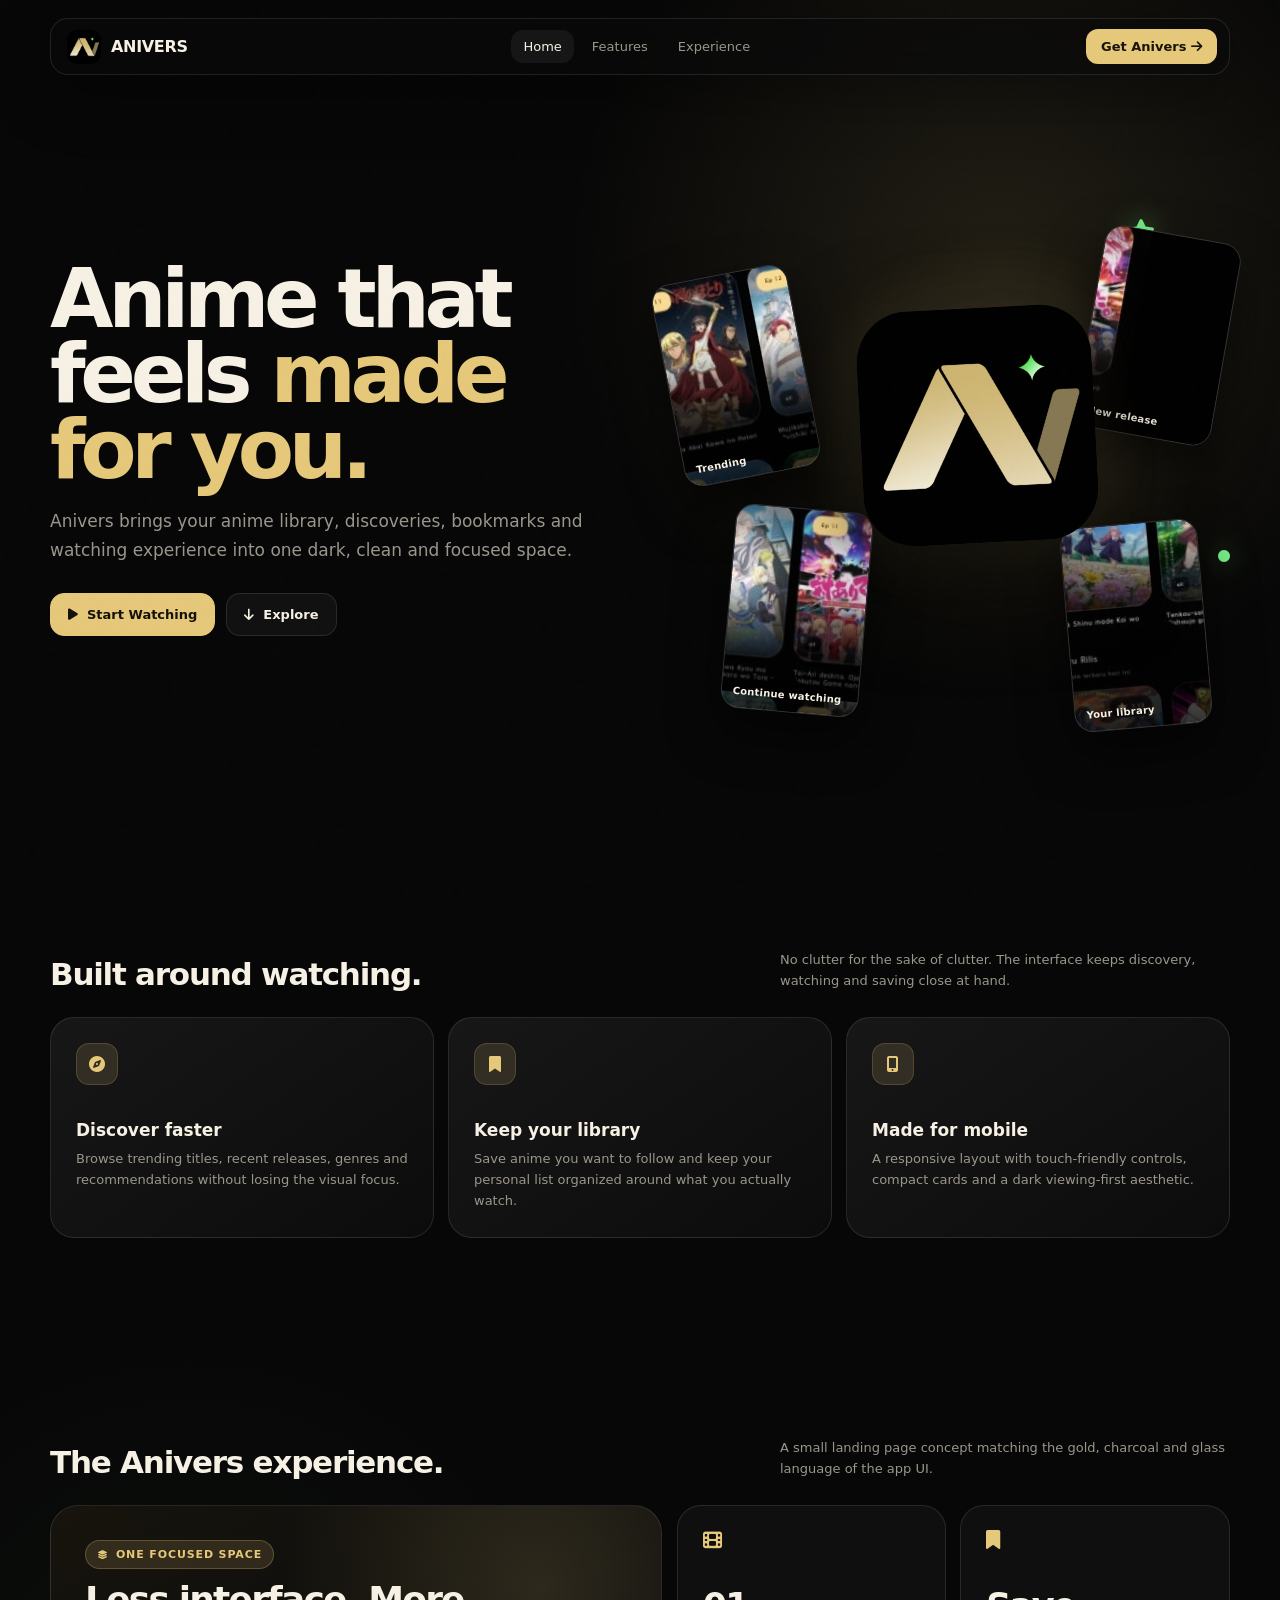
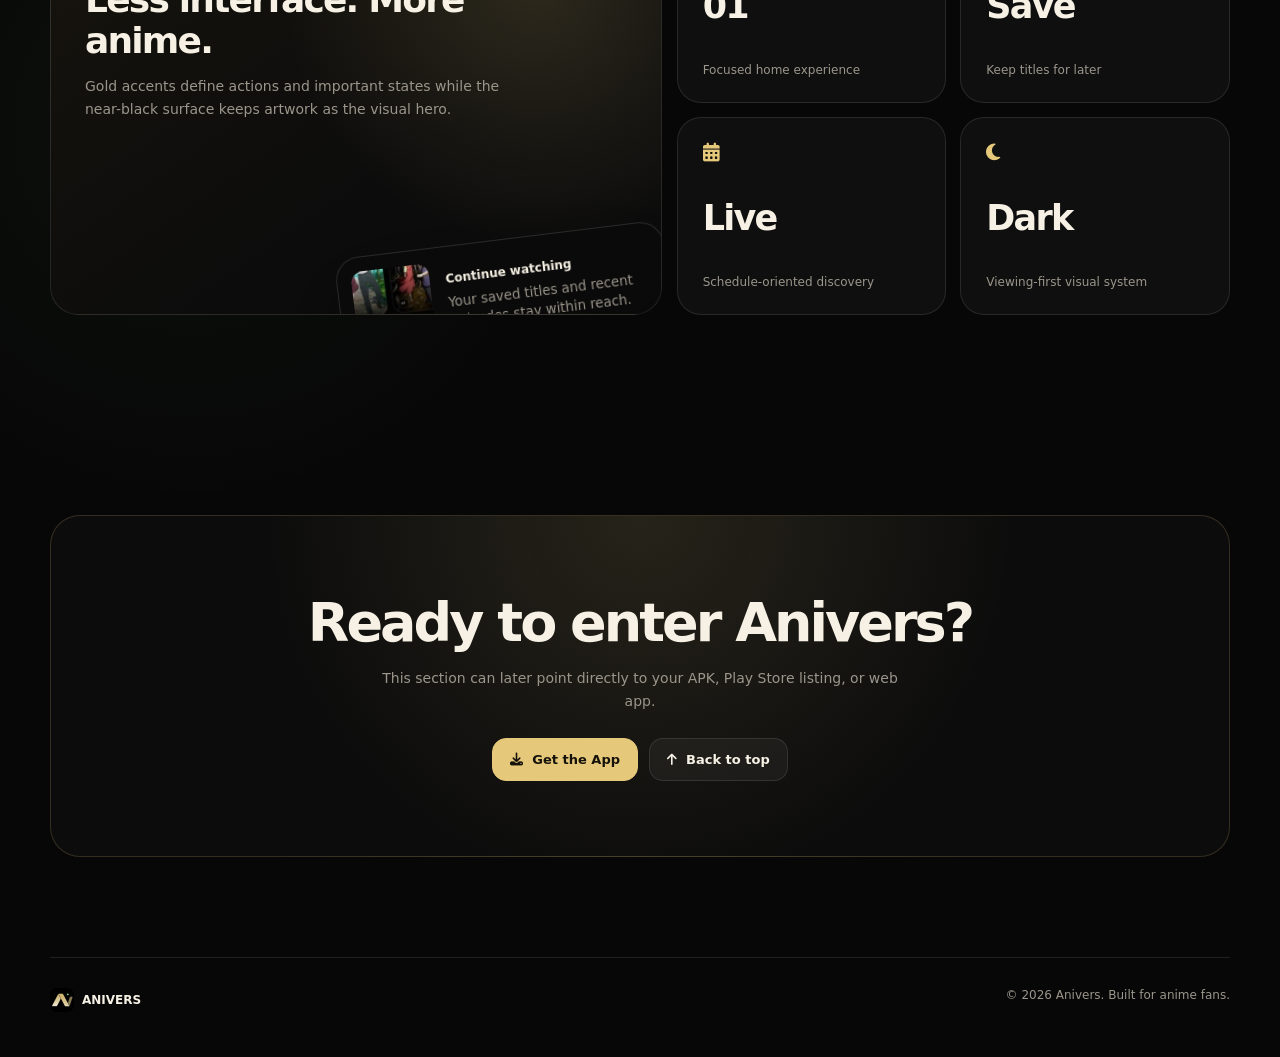
<file: index.html>
<!doctype html>
<html lang="id">
<head>
  <meta charset="utf-8">
  <meta name="viewport" content="width=device-width, initial-scale=1">
  <meta name="theme-color" content="#090909">
  <meta name="description" content="Anivers — anime streaming experience.">
  <title>Anivers — Watch Anime Your Way</title>
  <link rel="icon" href="assets/logo.jpg">

  <!-- Font Awesome: icons, no emoji -->
  <link rel="preconnect" href="https://cdnjs.cloudflare.com">
  <link rel="stylesheet"
        href="https://cdnjs.cloudflare.com/ajax/libs/font-awesome/6.7.2/css/all.min.css">

  <style>
    :root{
      --bg:#070707;
      --bg-soft:#0d0d0d;
      --panel:rgba(255,255,255,.055);
      --panel-strong:rgba(255,255,255,.085);
      --line:rgba(255,255,255,.10);
      --text:#f6f1e4;
      --muted:#9b968b;
      --gold:#e5c879;
      --gold-2:#cdae61;
      --gold-soft:rgba(229,200,121,.14);
      --green:#77f28a;
      --radius:24px;
      --max:1180px;
    }

    *{box-sizing:border-box}
    html{scroll-behavior:smooth}
    body{
      margin:0;
      color:var(--text);
      background:
        radial-gradient(circle at 78% 10%, rgba(229,200,121,.12), transparent 27rem),
        radial-gradient(circle at 15% 65%, rgba(119,242,138,.045), transparent 24rem),
        var(--bg);
      font-family:Inter,ui-sans-serif,system-ui,-apple-system,BlinkMacSystemFont,"Segoe UI",sans-serif;
      overflow-x:hidden;
    }
    a{color:inherit;text-decoration:none}
    img{display:block;max-width:100%}

    .noise{
      position:fixed;inset:0;pointer-events:none;opacity:.025;z-index:20;
      background-image:url("data:image/svg+xml,%3Csvg viewBox='0 0 180 180' xmlns='http://www.w3.org/2000/svg'%3E%3Cfilter id='n'%3E%3CfeTurbulence type='fractalNoise' baseFrequency='.8' numOctaves='4' stitchTiles='stitch'/%3E%3C/filter%3E%3Crect width='100%25' height='100%25' filter='url(%23n)' opacity='.45'/%3E%3C/svg%3E");
    }

    .nav{
      position:fixed;top:18px;left:50%;transform:translateX(-50%);
      width:min(calc(100% - 32px),var(--max));
      z-index:30;
      display:flex;align-items:center;justify-content:space-between;
      padding:10px 12px 10px 16px;
      border:1px solid var(--line);
      border-radius:18px;
      background:rgba(10,10,10,.72);
      backdrop-filter:blur(22px);
      box-shadow:0 18px 60px rgba(0,0,0,.35);
    }
    .brand{display:flex;align-items:center;gap:10px;font-weight:800;letter-spacing:-.02em}
    .brand img{width:34px;height:34px;object-fit:cover;border-radius:10px}
    .brand span{font-size:16px}
    .navlinks{display:flex;gap:6px}
    .navlinks a{
      padding:9px 12px;border-radius:12px;color:var(--muted);font-size:13px;
      transition:.2s;
    }
    .navlinks a:hover,.navlinks a.active{color:var(--text);background:rgba(255,255,255,.055)}
    .nav-cta{
      padding:10px 15px;border-radius:12px;background:var(--gold);color:#18140a;
      font-weight:800;font-size:13px;
    }

    main{position:relative}
    .hero{
      min-height:850px;
      width:min(calc(100% - 32px),var(--max));
      margin:auto;
      display:grid;grid-template-columns:1fr 1fr;align-items:center;
      gap:45px;padding-top:125px;
    }
    .eyebrow{
      display:inline-flex;align-items:center;gap:8px;
      padding:7px 11px;border:1px solid rgba(229,200,121,.25);
      border-radius:999px;background:var(--gold-soft);
      color:var(--gold);font-size:11px;font-weight:800;letter-spacing:.08em;
      text-transform:uppercase;
    }
    .eyebrow i{font-size:9px}
    h1{
      font-size:clamp(48px,7vw,82px);line-height:.92;letter-spacing:-.065em;
      margin:22px 0 20px;max-width:700px;
    }
    h1 em{font-style:normal;color:var(--gold)}
    .lead{
      color:var(--muted);font-size:17px;line-height:1.7;max-width:550px;
      margin:0 0 28px;
    }
    .actions{display:flex;gap:11px;flex-wrap:wrap}
    .btn{
      display:inline-flex;align-items:center;gap:9px;
      padding:13px 17px;border-radius:14px;border:1px solid var(--line);
      font-weight:800;font-size:13px;transition:.2s;
    }
    .btn.primary{background:var(--gold);color:#15120b;border-color:var(--gold)}
    .btn.secondary{background:rgba(255,255,255,.045)}
    .btn:hover{transform:translateY(-2px)}

    .hero-visual{position:relative;height:600px}
    .orb{
      position:absolute;width:420px;height:420px;border-radius:50%;
      right:20px;top:85px;
      background:radial-gradient(circle,rgba(229,200,121,.22),rgba(229,200,121,.035) 48%,transparent 70%);
      filter:blur(2px);
    }
    .visual-logo{
      position:absolute;width:235px;height:235px;object-fit:cover;
      right:135px;top:170px;border-radius:52px;
      box-shadow:0 35px 100px rgba(0,0,0,.65),0 0 70px rgba(229,200,121,.10);
      transform:rotate(-3deg);
      z-index:3;
    }
    .anime-card{
      position:absolute;width:138px;height:205px;border-radius:19px;overflow:hidden;
      border:1px solid rgba(255,255,255,.13);
      box-shadow:0 22px 50px rgba(0,0,0,.55);
      background:#151515;
      transition:.3s;
    }
    .anime-card img{width:100%;height:100%;object-fit:cover;filter:saturate(.9)}
    .anime-card:after{
      content:"";position:absolute;inset:0;
      background:linear-gradient(180deg,transparent 45%,rgba(0,0,0,.78));
    }
    .card-label{
      position:absolute;left:11px;bottom:11px;right:11px;z-index:2;
      font-size:10px;font-weight:800;letter-spacing:.02em;
    }
    .c1{left:4px;top:135px;transform:rotate(-11deg)}
    .c2{left:65px;bottom:25px;transform:rotate(5deg)}
    .c3{right:3px;top:95px;transform:rotate(10deg)}
    .c4{right:25px;bottom:10px;transform:rotate(-5deg)}
    .anime-card:hover{transform:translateY(-10px) rotate(0deg);z-index:5}

    .spark{
      position:absolute;color:var(--green);font-size:25px;filter:drop-shadow(0 0 14px rgba(119,242,138,.45))
    }
    .s1{right:75px;top:80px}.s2{left:120px;bottom:95px;font-size:14px}.s3{right:0;bottom:175px;font-size:12px}

    section{
      width:min(calc(100% - 32px),var(--max));margin:0 auto;padding:100px 0;
    }
    .section-head{
      display:flex;align-items:end;justify-content:space-between;gap:20px;margin-bottom:25px;
    }
    .section-head h2{margin:0;font-size:31px;letter-spacing:-.04em}
    .section-head p{margin:0;color:var(--muted);font-size:13px;max-width:450px;line-height:1.6}

    .features{
      display:grid;grid-template-columns:repeat(3,1fr);gap:14px;
    }
    .feature{
      padding:25px;border:1px solid var(--line);border-radius:var(--radius);
      background:linear-gradient(145deg,rgba(255,255,255,.065),rgba(255,255,255,.025));
    }
    .feature-icon{
      width:42px;height:42px;border-radius:13px;display:grid;place-items:center;
      color:var(--gold);background:var(--gold-soft);border:1px solid rgba(229,200,121,.18);
      margin-bottom:35px;
    }
    .feature h3{margin:0 0 8px;font-size:17px}
    .feature p{margin:0;color:var(--muted);font-size:13px;line-height:1.65}

    .showcase{
      display:grid;grid-template-columns:1.05fr .95fr;gap:15px;
    }
    .showcase-panel{
      min-height:410px;border:1px solid var(--line);border-radius:28px;
      overflow:hidden;position:relative;background:#101010;
    }
    .showcase-panel.big{
      padding:34px;
      background:
        radial-gradient(circle at 80% 20%,rgba(229,200,121,.15),transparent 16rem),
        linear-gradient(145deg,#17140d,#0c0c0c 60%);
    }
    .showcase-panel h3{font-size:36px;letter-spacing:-.05em;max-width:400px;margin:10px 0 12px}
    .showcase-panel p{color:var(--muted);max-width:420px;line-height:1.7;font-size:14px}
    .mini-ui{
      position:absolute;right:-10px;bottom:-70px;width:330px;padding:14px;
      border:1px solid rgba(255,255,255,.13);border-radius:24px;
      background:rgba(10,10,10,.86);backdrop-filter:blur(16px);
      transform:rotate(-7deg);box-shadow:0 35px 80px rgba(0,0,0,.55);
    }
    .mini-ui .row{display:flex;gap:9px}
    .mini-ui img{width:78px;height:115px;object-fit:cover;border-radius:12px}
    .mini-ui .copy{padding:7px}.copy b{font-size:12px}.copy small{display:block;color:var(--muted);margin-top:7px;line-height:1.4}
    .stack{
      display:grid;grid-template-columns:1fr 1fr;gap:14px;
    }
    .stat{
      border:1px solid var(--line);border-radius:24px;padding:25px;
      background:rgba(255,255,255,.035);display:flex;flex-direction:column;justify-content:space-between;
    }
    .stat i{font-size:19px;color:var(--gold)}
    .stat strong{font-size:35px;letter-spacing:-.05em}.stat span{color:var(--muted);font-size:12px}

    .cta{
      text-align:center;border:1px solid rgba(229,200,121,.18);border-radius:30px;
      padding:75px 25px;
      background:radial-gradient(circle at 50% 0,rgba(229,200,121,.12),transparent 55%),rgba(255,255,255,.025);
    }
    .cta h2{font-size:clamp(34px,5vw,54px);letter-spacing:-.055em;margin:0 0 13px}
    .cta p{color:var(--muted);margin:0 auto 25px;max-width:520px;line-height:1.65;font-size:14px}

    footer{
      width:min(calc(100% - 32px),var(--max));margin:auto;
      padding:30px 0 45px;border-top:1px solid var(--line);
      display:flex;justify-content:space-between;gap:20px;color:var(--muted);font-size:12px;
    }
    footer .footer-brand{display:flex;align-items:center;gap:8px;color:var(--text);font-weight:800}
    footer img{width:24px;height:24px;border-radius:7px;object-fit:cover}

    @media (max-width:850px){
      .navlinks{display:none}
      .hero{grid-template-columns:1fr;min-height:auto;padding-top:145px;padding-bottom:30px}
      .hero-visual{height:480px;margin-top:-25px}
      .visual-logo{width:180px;height:180px;right:calc(50% - 90px);top:135px}
      .orb{width:330px;height:330px;right:calc(50% - 165px);top:75px}
      .c1{left:calc(50% - 205px);top:95px}.c2{left:calc(50% - 170px);bottom:15px}
      .c3{right:calc(50% - 205px);top:70px}.c4{right:calc(50% - 175px);bottom:0}
      .features,.showcase{grid-template-columns:1fr}
      section{padding:75px 0}
    }
    @media (max-width:520px){
      .nav{top:10px;width:calc(100% - 20px)}
      .brand span{display:none}
      .nav-cta{padding:9px 12px}
      .hero{width:min(calc(100% - 24px),var(--max))}
      h1{font-size:53px}
      .lead{font-size:15px}
      .anime-card{width:106px;height:158px}
      .hero-visual{height:400px}
      .visual-logo{width:150px;height:150px;right:calc(50% - 75px);top:120px;border-radius:35px}
      .orb{width:290px;height:290px;right:calc(50% - 145px);top:55px}
      .c1{left:0;top:95px}.c2{left:38px;bottom:4px}
      .c3{right:0;top:70px}.c4{right:38px;bottom:-5px}
      .stack{grid-template-columns:1fr 1fr}
      .stat{min-height:160px;padding:18px}.stat strong{font-size:28px}
      footer{flex-direction:column}
    }
  </style>
</head>

<body>
  <div class="noise"></div>

  <nav class="nav">
    <a class="brand" href="#">
      <img src="assets/logo.png" alt="Anivers logo">
      <span>ANIVERS</span>
    </a>
    <div class="navlinks">
      <a class="active" href="#home">Home</a>
      <a href="#features">Features</a>
      <a href="#experience">Experience</a>
    </div>
    <a class="nav-cta" href="#download">Get Anivers <i class="fa-solid fa-arrow-right"></i></a>
  </nav>

  <main>
    <section class="hero" id="home">
      <div>
        
        <h1>Anime that feels <em>made for you.</em></h1>
        <p class="lead">
          Anivers brings your anime library, discoveries, bookmarks and watching experience
          into one dark, clean and focused space.
        </p>
        <div class="actions">
          <a class="btn primary" href="#download"><i class="fa-solid fa-play"></i> Start Watching</a>
          <a class="btn secondary" href="#experience"><i class="fa-solid fa-arrow-down"></i> Explore</a>
        </div>
      </div>

      <div class="hero-visual" aria-hidden="true">
        <div class="orb"></div>
        <div class="spark s1"><i class="fa-solid fa-star"></i></div>
        <div class="spark s2"><i class="fa-solid fa-plus"></i></div>
        <div class="spark s3"><i class="fa-solid fa-circle"></i></div>

        <div class="anime-card c1"><img src="assets/card-1.jpg" alt=""><span class="card-label">Trending</span></div>
        <div class="anime-card c2"><img src="assets/card-2.jpg" alt=""><span class="card-label">Continue watching</span></div>
        <div class="anime-card c3"><img src="assets/card-3.jpg" alt=""><span class="card-label">New release</span></div>
        <div class="anime-card c4"><img src="assets/card-4.jpg" alt=""><span class="card-label">Your library</span></div>

        <img class="visual-logo" src="assets/logo.png" alt="Anivers">
      </div>
    </section>

    <section id="features">
      <div class="section-head">
        <h2>Built around watching.</h2>
        <p>No clutter for the sake of clutter. The interface keeps discovery, watching and saving close at hand.</p>
      </div>
      <div class="features">
        <article class="feature">
          <div class="feature-icon"><i class="fa-solid fa-compass"></i></div>
          <h3>Discover faster</h3>
          <p>Browse trending titles, recent releases, genres and recommendations without losing the visual focus.</p>
        </article>
        <article class="feature">
          <div class="feature-icon"><i class="fa-solid fa-bookmark"></i></div>
          <h3>Keep your library</h3>
          <p>Save anime you want to follow and keep your personal list organized around what you actually watch.</p>
        </article>
        <article class="feature">
          <div class="feature-icon"><i class="fa-solid fa-mobile-screen-button"></i></div>
          <h3>Made for mobile</h3>
          <p>A responsive layout with touch-friendly controls, compact cards and a dark viewing-first aesthetic.</p>
        </article>
      </div>
    </section>

    <section id="experience">
      <div class="section-head">
        <h2>The Anivers experience.</h2>
        <p>A small landing page concept matching the gold, charcoal and glass language of the app UI.</p>
      </div>

      <div class="showcase">
        <div class="showcase-panel big">
          <div class="eyebrow"><i class="fa-solid fa-layer-group"></i> One focused space</div>
          <h3>Less interface. More anime.</h3>
          <p>
            Gold accents define actions and important states while the near-black surface keeps
            artwork as the visual hero.
          </p>
          <div class="mini-ui">
            <div class="row">
              <img src="assets/card-5.jpg" alt="">
              <div class="copy">
                <b>Continue watching</b>
                <small>Your saved titles and recent episodes stay within reach.</small>
              </div>
            </div>
          </div>
        </div>

        <div class="stack">
          <div class="stat"><i class="fa-solid fa-film"></i><strong>01</strong><span>Focused home experience</span></div>
          <div class="stat"><i class="fa-solid fa-bookmark"></i><strong>Save</strong><span>Keep titles for later</span></div>
          <div class="stat"><i class="fa-solid fa-calendar-days"></i><strong>Live</strong><span>Schedule-oriented discovery</span></div>
          <div class="stat"><i class="fa-solid fa-moon"></i><strong>Dark</strong><span>Viewing-first visual system</span></div>
        </div>
      </div>
    </section>

    <section id="download">
      <div class="cta">
        <h2>Ready to enter Anivers?</h2>
        <p>This section can later point directly to your APK, Play Store listing, or web app.</p>
        <div class="actions" style="justify-content:center">
          <a class="btn primary" href="#"><i class="fa-solid fa-download"></i> Get the App</a>
          <a class="btn secondary" href="#home"><i class="fa-solid fa-arrow-up"></i> Back to top</a>
        </div>
      </div>
    </section>
  </main>

  <footer>
    <div class="footer-brand"><img src="assets/logo.png" alt=""> ANIVERS</div>
    <span>© 2026 Anivers. Built for anime fans.</span>
  </footer>

  <script>
    // Smooth anchor navigation without adding a framework.
    document.querySelectorAll('a[href^="#"]').forEach(a => {
      a.addEventListener('click', e => {
        const id = a.getAttribute('href');
        if (id && id !== '#') {
          const target = document.querySelector(id);
          if (target) {
            e.preventDefault();
            target.scrollIntoView({ behavior: 'smooth', block: 'start' });
          }
        }
      });
    });
  </script>
</body>
</html>
</file>
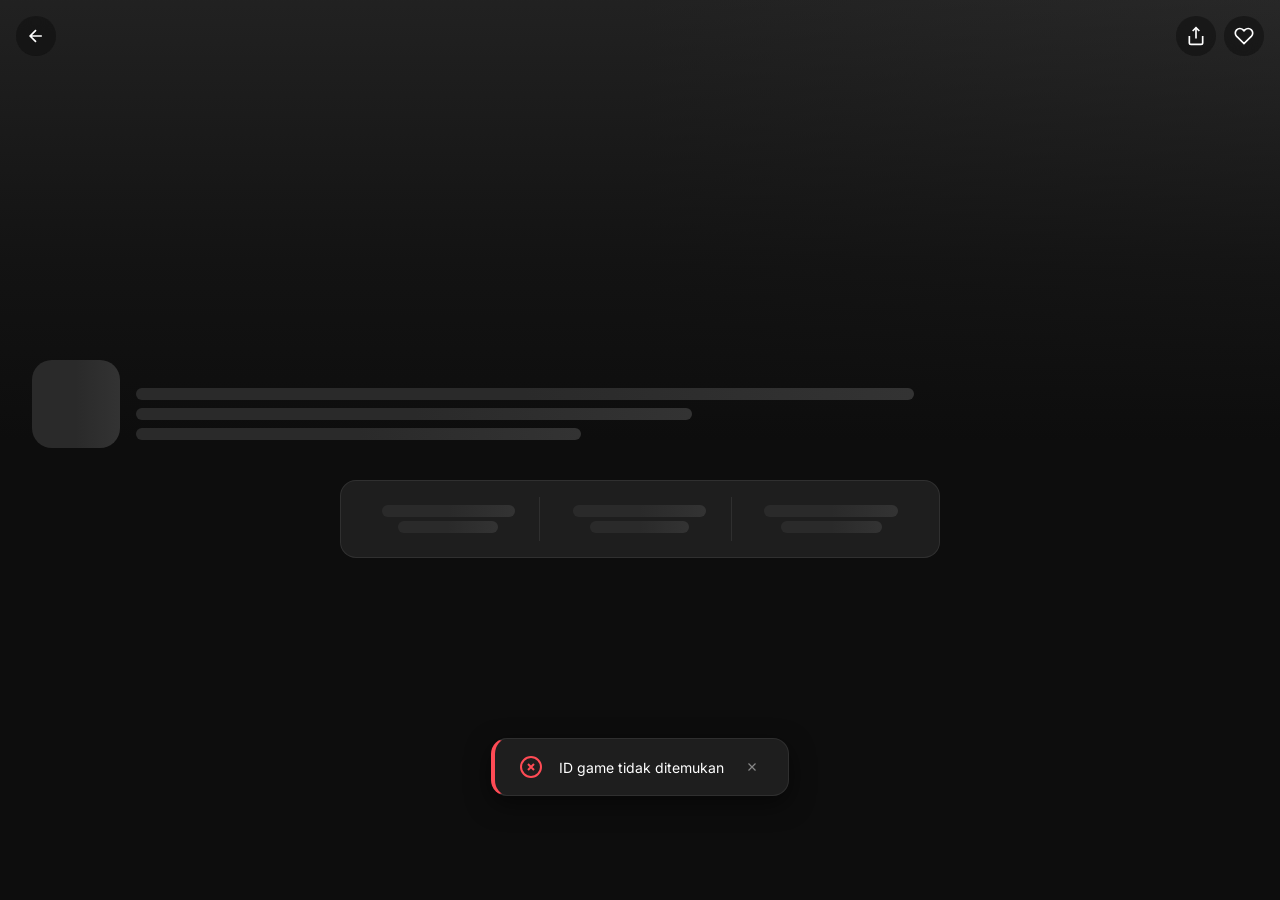
<file: detail.html>
<!DOCTYPE html>
<html lang="id">
<head>
  <meta charset="UTF-8">
  <meta name="viewport" content="width=device-width, initial-scale=1.0, viewport-fit=cover">
  <meta name="theme-color" content="#0D0D0D">
  <meta name="color-scheme" content="dark">
  <meta name="description" content="Detail game di GameHub. Lihat informasi lengkap, screenshot, dan download game.">
  <meta name="robots" content="index, follow">

  <!-- Open Graph -->
  <meta property="og:type" content="website">
  <meta property="og:title" content="Detail Game - GameHub">
  <meta property="og:description" content="Informasi lengkap game di GameHub.">

  <!-- Twitter Card -->
  <meta name="twitter:card" content="summary_large_image">
  <meta name="twitter:title" content="Detail Game - GameHub">
  <meta name="twitter:description" content="Informasi lengkap game di GameHub.">

  <!-- PWA -->
  <link rel="manifest" href="manifest.json">
  <link rel="apple-touch-icon" href="assets/icons/icon-192x192.png">
  <meta name="apple-mobile-web-app-capable" content="yes">
  <meta name="apple-mobile-web-app-status-bar-style" content="black-translucent">
  <meta name="apple-mobile-web-app-title" content="GameHub">

  <title>Detail Game - GameHub</title>

  <!-- Preconnect -->
  <link rel="preconnect" href="https://fonts.googleapis.com">
  <link rel="preconnect" href="https://fonts.gstatic.com" crossorigin>

  <!-- Styles -->
  <link rel="stylesheet" href="css/style.css">
  <link rel="stylesheet" href="css/navbar.css">
  <link rel="stylesheet" href="css/home.css">
  <link rel="stylesheet" href="css/detail.css">
  <link rel="stylesheet" href="css/search.css">
  <link rel="stylesheet" href="css/animation.css">
  <link rel="stylesheet" href="css/responsive.css">

  <!-- Favicon -->
  <link rel="icon" type="image/png" href="assets/icons/favicon.png">
</head>
<body>
  <!-- Detail Page -->
  <main class="page page-enter" id="detailPage">
    <!-- Detail Banner -->
    <div class="detail-banner" id="detailBanner">
      <div class="skeleton skeleton-banner" style="width: 100%; height: 100%;"></div>
      <div class="detail-banner__gradient"></div>
      <div class="detail-banner__actions">
        <button class="detail-banner__btn" id="backBtn" aria-label="Kembali">
          <svg viewBox="0 0 24 24" fill="none" stroke="currentColor" stroke-width="2"><path d="M19 12H5M12 19l-7-7 7-7"/></svg>
        </button>
        <div style="display: flex; gap: 8px;">
          <button class="detail-banner__btn" id="shareBtn" aria-label="Bagikan">
            <svg viewBox="0 0 24 24" fill="none" stroke="currentColor" stroke-width="2"><path d="M4 12v8a2 2 0 0 0 2 2h12a2 2 0 0 0 2-2v-8"/><polyline points="16 6 12 2 8 6"/><line x1="12" y1="2" x2="12" y2="15"/></svg>
          </button>
          <button class="detail-banner__btn" id="favoriteBtn" aria-label="Favorit">
            <svg viewBox="0 0 24 24" fill="none" stroke="currentColor" stroke-width="2"><path d="M20.84 4.61a5.5 5.5 0 0 0-7.78 0L12 5.67l-1.06-1.06a5.5 5.5 0 0 0-7.78 7.78l1.06 1.06L12 21.23l7.78-7.78 1.06-1.06a5.5 5.5 0 0 0 0-7.78z"/></svg>
          </button>
        </div>
      </div>
    </div>

    <!-- Detail Header -->
    <div class="detail-header" id="detailHeader">
      <div class="detail-header__inner">
        <div class="skeleton skeleton-icon" style="width: 88px; height: 88px; border-radius: var(--radius-xl);"></div>
        <div class="detail-header__info">
          <div class="skeleton skeleton-text" style="width: 70%;"></div>
          <div class="skeleton skeleton-text" style="width: 50%;"></div>
          <div class="skeleton skeleton-text" style="width: 40%; margin-top: 8px;"></div>
        </div>
      </div>
    </div>

    <!-- Detail Meta -->
    <div class="detail-meta" id="detailMeta">
      <div class="detail-meta__item">
        <div class="skeleton skeleton-text" style="width: 80%; margin: 0 auto;"></div>
        <div class="skeleton skeleton-text" style="width: 60%; margin: 4px auto 0;"></div>
      </div>
      <div class="detail-meta__item">
        <div class="skeleton skeleton-text" style="width: 80%; margin: 0 auto;"></div>
        <div class="skeleton skeleton-text" style="width: 60%; margin: 4px auto 0;"></div>
      </div>
      <div class="detail-meta__item">
        <div class="skeleton skeleton-text" style="width: 80%; margin: 0 auto;"></div>
        <div class="skeleton skeleton-text" style="width: 60%; margin: 4px auto 0;"></div>
      </div>
    </div>

    <!-- Detail Actions -->
    <div class="detail-actions" id="detailActions" style="display: none;">
      <a href="#" class="btn btn--primary btn--large" id="downloadBtn">
        <svg viewBox="0 0 24 24" fill="none" stroke="currentColor" stroke-width="2"><path d="M21 15v4a2 2 0 0 1-2 2H5a2 2 0 0 1-2-2v-4"/><polyline points="7 10 12 15 17 10"/><line x1="12" y1="15" x2="12" y2="3"/></svg>
        Download
      </a>
      <button class="btn btn--secondary btn--icon" id="copyLinkBtn" aria-label="Salin link">
        <svg viewBox="0 0 24 24" fill="none" stroke="currentColor" stroke-width="2"><path d="M10 13a5 5 0 0 0 7.54.54l3-3a5 5 0 0 0-7.07-7.07l-1.72 1.71"/><path d="M14 11a5 5 0 0 0-7.54-.54l-3 3a5 5 0 0 0 7.07 7.07l1.71-1.71"/></svg>
      </button>
    </div>

    <!-- Detail Content -->
    <div class="detail-content" id="detailContent">
      <!-- Description -->
      <section class="detail-section" id="descriptionSection" style="display: none;">
        <h3 class="detail-section__title">
          <svg viewBox="0 0 24 24" fill="none" stroke="currentColor" stroke-width="2"><path d="M14 2H6a2 2 0 0 0-2 2v16a2 2 0 0 0 2 2h12a2 2 0 0 0 2-2V8z"/><polyline points="14 2 14 8 20 8"/><line x1="16" y1="13" x2="8" y2="13"/><line x1="16" y1="17" x2="8" y2="17"/></svg>
          Deskripsi
        </h3>
        <div class="detail-description" id="gameDescription"></div>
      </section>

      <!-- Screenshots -->
      <section class="detail-section" id="screenshotsSection" style="display: none;">
        <h3 class="detail-section__title">
          <svg viewBox="0 0 24 24" fill="none" stroke="currentColor" stroke-width="2"><rect x="3" y="3" width="18" height="18" rx="2"/><circle cx="8.5" cy="8.5" r="1.5"/><path d="M21 15l-5-5L5 21"/></svg>
          Screenshot
        </h3>
        <div id="screenshotsContainer"></div>
      </section>

      <!-- Features -->
      <section class="detail-section" id="featuresSection" style="display: none;">
        <h3 class="detail-section__title">
          <svg viewBox="0 0 24 24" fill="none" stroke="currentColor" stroke-width="2"><path d="M22 11.08V12a10 10 0 1 1-5.93-9.14"/><polyline points="22 4 12 14.01 9 11.01"/></svg>
          Fitur
        </h3>
        <div class="feature-list" id="featureList"></div>
      </section>

      <!-- Changelog -->
      <section class="detail-section" id="changelogSection" style="display: none;">
        <h3 class="detail-section__title">
          <svg viewBox="0 0 24 24" fill="none" stroke="currentColor" stroke-width="2"><polyline points="23 6 13.5 15.5 8.5 10.5 1 18"/><polyline points="17 6 23 6 23 12"/></svg>
          Changelog
        </h3>
        <div class="changelog" id="changelogContent"></div>
      </section>
    </div>

    <!-- Related Games -->
    <section class="related-games" id="relatedGamesSection" style="display: none;">
      <div class="section__header">
        <h2 class="section__title">
          <svg viewBox="0 0 24 24" fill="none" stroke="currentColor" stroke-width="2"><rect x="3" y="3" width="7" height="7"/><rect x="14" y="3" width="7" height="7"/><rect x="14" y="14" width="7" height="7"/><rect x="3" y="14" width="7" height="7"/></svg>
          Game Serupa
        </h2>
      </div>
      <div class="games-grid--horizontal" id="relatedGamesGrid"></div>
    </section>
  </main>

  <!-- Bottom Navigation -->
  <nav class="bottom-nav" role="navigation" aria-label="Navigasi utama">
    <div class="bottom-nav__inner">
      <a href="index.html" class="bottom-nav__item" data-page="home" aria-label="Beranda">
        <svg viewBox="0 0 24 24" fill="none" stroke="currentColor" stroke-width="2"><path d="M3 9l9-7 9 7v11a2 2 0 0 1-2 2H5a2 2 0 0 1-2-2z"/><polyline points="9 22 9 12 15 12 15 22"/></svg>
        <span>Beranda</span>
        <div class="ripple-container"></div>
      </a>
      <a href="search.html?filter=trending" class="bottom-nav__item" data-page="trending" aria-label="Trending">
        <svg viewBox="0 0 24 24" fill="none" stroke="currentColor" stroke-width="2"><path d="M13 2L3 14h9l-1 8 10-12h-9l1-8z"/></svg>
        <span>Trending</span>
        <div class="ripple-container"></div>
      </a>
      <a href="search.html" class="bottom-nav__item" data-page="search" aria-label="Cari">
        <svg viewBox="0 0 24 24" fill="none" stroke="currentColor" stroke-width="2"><circle cx="11" cy="11" r="8"/><path d="m21 21-4.35-4.35"/></svg>
        <span>Cari</span>
        <div class="ripple-container"></div>
      </a>
      <a href="about.html" class="bottom-nav__item" data-page="about" aria-label="Tentang">
        <svg viewBox="0 0 24 24" fill="none" stroke="currentColor" stroke-width="2"><circle cx="12" cy="12" r="10"/><path d="M12 16v-4"/><path d="M12 8h.01"/></svg>
        <span>Tentang</span>
        <div class="ripple-container"></div>
      </a>
    </div>
  </nav>

  <!-- Scripts -->
  <script type="module" src="js/detail.js"></script>
  <script>
    if ('serviceWorker' in navigator) {
      navigator.serviceWorker.register('service-worker.js').catch(() => {});
    }
  </script>
</body>
</html>
</file>
<file: css/style.css>
/**
 * GameHub - Global Styles
 * File CSS utama yang berisi reset, variabel, typography, dan utility classes.
 */

/* ===== Google Fonts ===== */
@import url('https://fonts.googleapis.com/css2?family=Poppins:wght@300;400;500;600;700;800&family=Inter:wght@300;400;500;600;700&display=swap');

/* ===== CSS Variables ===== */
:root {
  /* Colors */
  --bg-primary: #0D0D0D;
  --bg-surface: #171717;
  --bg-card: #1E1E1E;
  --bg-card-hover: #252525;
  --bg-elevated: #2A2A2A;
  --bg-glass: rgba(30, 30, 30, 0.7);

  /* Brand Colors */
  --primary: #4F8CFF;
  --primary-hover: #6B9FFF;
  --primary-light: rgba(79, 140, 255, 0.15);
  --success: #37D67A;
  --success-light: rgba(55, 214, 122, 0.15);
  --danger: #FF4B55;
  --danger-light: rgba(255, 75, 85, 0.15);
  --warning: #FFB800;

  /* Text Colors */
  --text-primary: #FFFFFF;
  --text-secondary: #B8B8B8;
  --text-tertiary: #888888;
  --text-disabled: #555555;

  /* Border */
  --border-color: rgba(255, 255, 255, 0.08);
  --border-focus: rgba(79, 140, 255, 0.5);

  /* Shadows */
  --shadow-sm: 0 1px 2px rgba(0, 0, 0, 0.3);
  --shadow-md: 0 4px 12px rgba(0, 0, 0, 0.4);
  --shadow-lg: 0 8px 24px rgba(0, 0, 0, 0.5);
  --shadow-glow: 0 0 20px rgba(79, 140, 255, 0.15);

  /* Spacing */
  --space-xs: 4px;
  --space-sm: 8px;
  --space-md: 16px;
  --space-lg: 24px;
  --space-xl: 32px;
  --space-2xl: 48px;

  /* Border Radius */
  --radius-sm: 8px;
  --radius-md: 12px;
  --radius-lg: 16px;
  --radius-xl: 20px;
  --radius-full: 9999px;

  /* Transitions */
  --transition-fast: 150ms ease;
  --transition-base: 300ms cubic-bezier(0.4, 0, 0.2, 1);
  --transition-slow: 500ms cubic-bezier(0.4, 0, 0.2, 1);

  /* Font */
  --font-display: 'Poppins', sans-serif;
  --font-body: 'Inter', sans-serif;

  /* Z-index */
  --z-navbar: 100;
  --z-bottom-nav: 100;
  --z-modal: 200;
  --z-toast: 300;
  --z-overlay: 150;
}

/* ===== Reset & Base ===== */
*, *::before, *::after {
  margin: 0;
  padding: 0;
  box-sizing: border-box;
}

html {
  scroll-behavior: smooth;
  -webkit-font-smoothing: antialiased;
  -moz-osx-font-smoothing: grayscale;
}

body {
  font-family: var(--font-body);
  background-color: var(--bg-primary);
  color: var(--text-primary);
  line-height: 1.6;
  min-height: 100vh;
  overflow-x: hidden;
}

img {
  max-width: 100%;
  height: auto;
  display: block;
}

a {
  color: var(--primary);
  text-decoration: none;
  transition: color var(--transition-fast);
}

a:hover {
  color: var(--primary-hover);
}

button {
  cursor: pointer;
  border: none;
  background: none;
  font-family: inherit;
  color: inherit;
}

input, textarea, select {
  font-family: inherit;
  color: inherit;
}

ul, ol {
  list-style: none;
}

/* ===== Scrollbar ===== */
::-webkit-scrollbar {
  width: 6px;
  height: 6px;
}

::-webkit-scrollbar-track {
  background: var(--bg-primary);
}

::-webkit-scrollbar-thumb {
  background: var(--bg-elevated);
  border-radius: var(--radius-full);
}

::-webkit-scrollbar-thumb:hover {
  background: var(--text-disabled);
}

/* ===== Selection ===== */
::selection {
  background: var(--primary-light);
  color: var(--text-primary);
}

/* ===== Focus Visible ===== */
:focus-visible {
  outline: 2px solid var(--primary);
  outline-offset: 2px;
}

/* ===== Typography ===== */
h1, h2, h3, h4, h5, h6 {
  font-family: var(--font-display);
  font-weight: 600;
  line-height: 1.3;
  color: var(--text-primary);
}

h1 { font-size: clamp(1.75rem, 4vw, 2.5rem); }
h2 { font-size: clamp(1.5rem, 3vw, 2rem); }
h3 { font-size: clamp(1.25rem, 2vw, 1.5rem); }
h4 { font-size: clamp(1rem, 1.5vw, 1.25rem); }

p {
  color: var(--text-secondary);
}

/* ===== Layout ===== */
.container {
  width: 100%;
  max-width: 1440px;
  margin: 0 auto;
  padding: 0 var(--space-md);
}

.page {
  min-height: 100vh;
  padding-bottom: calc(80px + env(safe-area-inset-bottom));
}

.section {
  padding: var(--space-lg) 0;
}

.section__header {
  display: flex;
  justify-content: space-between;
  align-items: center;
  margin-bottom: var(--space-md);
  padding: 0 var(--space-md);
}

.section__title {
  font-size: 1.125rem;
  font-weight: 600;
  display: flex;
  align-items: center;
  gap: var(--space-sm);
}

.section__title svg {
  width: 20px;
  height: 20px;
  color: var(--primary);
}

.section__link {
  font-size: 0.875rem;
  color: var(--primary);
  display: flex;
  align-items: center;
  gap: 4px;
  font-weight: 500;
}

.section__link svg {
  width: 16px;
  height: 16px;
}

/* ===== Grid ===== */
.games-grid {
  display: grid;
  grid-template-columns: repeat(auto-fill, minmax(160px, 1fr));
  gap: var(--space-md);
  padding: 0 var(--space-md);
}

.games-grid--horizontal {
  display: flex;
  gap: var(--space-md);
  overflow-x: auto;
  scroll-snap-type: x mandatory;
  padding: 0 var(--space-md);
  scrollbar-width: none;
  -webkit-overflow-scrolling: touch;
}

.games-grid--horizontal::-webkit-scrollbar {
  display: none;
}

.games-grid--horizontal .game-card {
  flex-shrink: 0;
  width: 160px;
  scroll-snap-align: start;
}

/* ===== Buttons ===== */
.btn {
  display: inline-flex;
  align-items: center;
  justify-content: center;
  gap: var(--space-sm);
  padding: 10px 20px;
  border-radius: var(--radius-md);
  font-family: var(--font-display);
  font-weight: 500;
  font-size: 0.9375rem;
  transition: all var(--transition-base);
  position: relative;
  overflow: hidden;
  white-space: nowrap;
}

.btn svg {
  width: 18px;
  height: 18px;
  flex-shrink: 0;
}

.btn:active {
  transform: scale(0.96);
}

.btn--primary {
  background: linear-gradient(135deg, var(--primary), #6B5CE7);
  color: #fff;
  box-shadow: 0 4px 15px rgba(79, 140, 255, 0.3);
}

.btn--primary:hover {
  box-shadow: 0 6px 20px rgba(79, 140, 255, 0.4);
  transform: translateY(-1px);
}

.btn--secondary {
  background: var(--bg-elevated);
  color: var(--text-primary);
  border: 1px solid var(--border-color);
}

.btn--secondary:hover {
  background: var(--bg-card-hover);
}

.btn--success {
  background: linear-gradient(135deg, var(--success), #2DBF6A);
  color: #fff;
  box-shadow: 0 4px 15px rgba(55, 214, 122, 0.3);
}

.btn--danger {
  background: linear-gradient(135deg, var(--danger), #E8434A);
  color: #fff;
}

.btn--ghost {
  background: transparent;
  color: var(--text-secondary);
}

.btn--ghost:hover {
  background: var(--bg-elevated);
  color: var(--text-primary);
}

.btn--icon {
  padding: 10px;
  border-radius: var(--radius-md);
}

.btn--large {
  padding: 14px 28px;
  font-size: 1rem;
  border-radius: var(--radius-lg);
}

.btn--small {
  padding: 6px 12px;
  font-size: 0.8125rem;
  border-radius: var(--radius-sm);
}

.btn--full {
  width: 100%;
}

.btn:disabled {
  opacity: 0.5;
  cursor: not-allowed;
}

/* ===== Ripple Effect ===== */
.ripple-container {
  position: absolute;
  inset: 0;
  overflow: hidden;
  border-radius: inherit;
  pointer-events: none;
}

.ripple {
  position: absolute;
  border-radius: 50%;
  background: rgba(255, 255, 255, 0.3);
  transform: scale(0);
  animation: rippleEffect 0.6s ease-out;
  pointer-events: none;
}

@keyframes rippleEffect {
  to {
    transform: scale(4);
    opacity: 0;
  }
}

/* ===== Glass Effect ===== */
.glass {
  background: var(--bg-glass);
  backdrop-filter: blur(20px);
  -webkit-backdrop-filter: blur(20px);
  border: 1px solid rgba(255, 255, 255, 0.05);
}

/* ===== Animations ===== */
@keyframes fadeIn {
  from { opacity: 0; }
  to { opacity: 1; }
}

@keyframes fadeInUp {
  from { 
    opacity: 0; 
    transform: translateY(20px); 
  }
  to { 
    opacity: 1; 
    transform: translateY(0); 
  }
}

@keyframes fadeInScale {
  from { 
    opacity: 0; 
    transform: scale(0.95); 
  }
  to { 
    opacity: 1; 
    transform: scale(1); 
  }
}

@keyframes slideInLeft {
  from { 
    opacity: 0; 
    transform: translateX(-20px); 
  }
  to { 
    opacity: 1; 
    transform: translateX(0); 
  }
}

@keyframes slideInRight {
  from { 
    opacity: 0; 
    transform: translateX(20px); 
  }
  to { 
    opacity: 1; 
    transform: translateX(0); 
  }
}

@keyframes shimmer {
  0% { background-position: -200% 0; }
  100% { background-position: 200% 0; }
}

@keyframes pulse {
  0%, 100% { opacity: 1; }
  50% { opacity: 0.5; }
}

@keyframes spin {
  to { transform: rotate(360deg); }
}

@keyframes bounceIn {
  0% { transform: scale(0); opacity: 0; }
  50% { transform: scale(1.05); }
  70% { transform: scale(0.95); }
  100% { transform: scale(1); opacity: 1; }
}

.animate-fade-in {
  animation: fadeIn var(--transition-base) forwards;
}

.animate-fade-in-up {
  animation: fadeInUp var(--transition-base) forwards;
}

.animate-fade-in-scale {
  animation: fadeInScale var(--transition-base) forwards;
}

.animate-slide-left {
  animation: slideInLeft var(--transition-base) forwards;
}

.animate-slide-right {
  animation: slideInRight var(--transition-base) forwards;
}

/* Stagger animation delays */
.stagger-1 { animation-delay: 50ms; }
.stagger-2 { animation-delay: 100ms; }
.stagger-3 { animation-delay: 150ms; }
.stagger-4 { animation-delay: 200ms; }
.stagger-5 { animation-delay: 250ms; }
.stagger-6 { animation-delay: 300ms; }

/* ===== Skeleton Loading ===== */
.skeleton {
  background: linear-gradient(
    90deg,
    var(--bg-elevated) 25%,
    var(--bg-card-hover) 50%,
    var(--bg-elevated) 75%
  );
  background-size: 200% 100%;
  animation: shimmer 1.5s infinite;
  border-radius: var(--radius-sm);
}

.skeleton-text {
  height: 12px;
  margin-bottom: 8px;
  border-radius: var(--radius-sm);
}

.skeleton-text:last-child {
  margin-bottom: 0;
}

.skeleton-image {
  border-radius: var(--radius-md);
}

.skeleton-icon {
  width: 48px;
  height: 48px;
  border-radius: var(--radius-md);
  flex-shrink: 0;
}

.skeleton-circle {
  border-radius: 50%;
}

.skeleton-banner {
  width: 100%;
  height: 100%;
  border-radius: inherit;
}

.skeleton-grid {
  display: grid;
  grid-template-columns: repeat(auto-fill, minmax(160px, 1fr));
  gap: var(--space-md);
}

/* ===== Star Rating ===== */
.star {
  width: 14px;
  height: 14px;
}

.star-full {
  color: #FFD700;
}

.star-half {
  color: #FFD700;
}

.star-empty {
  color: #4A4A4A;
}

/* ===== Empty State ===== */
.empty-state {
  display: flex;
  flex-direction: column;
  align-items: center;
  justify-content: center;
  padding: var(--space-2xl) var(--space-md);
  text-align: center;
}

.empty-state svg {
  width: 64px;
  height: 64px;
  color: var(--text-disabled);
  margin-bottom: var(--space-md);
}

.empty-state__title {
  font-size: 1.125rem;
  color: var(--text-secondary);
  margin-bottom: var(--space-sm);
}

.empty-state__message {
  font-size: 0.875rem;
  color: var(--text-tertiary);
}

/* ===== Error State ===== */
.error-state {
  display: flex;
  flex-direction: column;
  align-items: center;
  justify-content: center;
  padding: var(--space-2xl) var(--space-md);
  text-align: center;
}

.error-state__icon {
  width: 64px;
  height: 64px;
  color: var(--text-disabled);
  margin-bottom: var(--space-md);
}

.error-state__title {
  font-size: 1.125rem;
  color: var(--text-secondary);
  margin-bottom: var(--space-sm);
}

.error-state__submessage {
  font-size: 0.875rem;
  color: var(--text-tertiary);
  margin-bottom: var(--space-lg);
}

.btn--retry {
  gap: var(--space-sm);
}

.btn--retry svg {
  width: 18px;
  height: 18px;
}

/* ===== Loading Overlay ===== */
.loading-overlay {
  position: absolute;
  inset: 0;
  background: rgba(13, 13, 13, 0.8);
  backdrop-filter: blur(4px);
  display: flex;
  flex-direction: column;
  align-items: center;
  justify-content: center;
  gap: var(--space-md);
  z-index: 10;
  opacity: 0;
  transition: opacity var(--transition-base);
  border-radius: inherit;
}

.loading-overlay.active {
  opacity: 1;
}

.loading-overlay__text {
  font-size: 0.875rem;
  color: var(--text-secondary);
}

/* ===== Spinner ===== */
.spinner {
  display: inline-flex;
  align-items: center;
  justify-content: center;
}

.spinner svg {
  width: 100%;
  height: 100%;
}

/* ===== Visually Hidden ===== */
.visually-hidden {
  position: absolute;
  width: 1px;
  height: 1px;
  padding: 0;
  margin: -1px;
  overflow: hidden;
  clip: rect(0, 0, 0, 0);
  white-space: nowrap;
  border: 0;
}

/* ===== Print Styles ===== */
@media print {
  .bottom-nav,
  .header,
  .btn {
    display: none !important;
  }
}
</file>
<file: css/navbar.css>
/**
 * GameHub - Header & Navigation Styles
 * Top header, bottom navigation, dan search bar.
 */

/* ===== Header ===== */
.header {
  position: sticky;
  top: 0;
  z-index: var(--z-navbar);
  background: rgba(13, 13, 13, 0.85);
  backdrop-filter: blur(20px);
  -webkit-backdrop-filter: blur(20px);
  border-bottom: 1px solid var(--border-color);
  transition: all var(--transition-base);
}

.header--scrolled {
  background: rgba(13, 13, 13, 0.95);
  box-shadow: var(--shadow-md);
}

.header__inner {
  display: flex;
  align-items: center;
  justify-content: space-between;
  padding: var(--space-sm) var(--space-md);
  gap: var(--space-md);
  max-width: 1440px;
  margin: 0 auto;
}

.header__logo {
  display: flex;
  align-items: center;
  gap: var(--space-sm);
  flex-shrink: 0;
}

.header__logo-icon {
  width: 36px;
  height: 36px;
  background: linear-gradient(135deg, var(--primary), #6B5CE7);
  border-radius: var(--radius-md);
  display: flex;
  align-items: center;
  justify-content: center;
}

.header__logo-icon svg {
  width: 20px;
  height: 20px;
  color: #fff;
}

.header__logo-text {
  font-family: var(--font-display);
  font-size: 1.25rem;
  font-weight: 700;
  background: linear-gradient(135deg, var(--primary), #6B5CE7);
  -webkit-background-clip: text;
  -webkit-text-fill-color: transparent;
  background-clip: text;
}

/* ===== Search Bar ===== */
.header__search {
  flex: 1;
  max-width: 480px;
  position: relative;
}

.search-bar {
  display: flex;
  align-items: center;
  background: var(--bg-surface);
  border: 1px solid var(--border-color);
  border-radius: var(--radius-full);
  padding: 0 var(--space-md);
  height: 40px;
  transition: all var(--transition-base);
}

.search-bar:focus-within {
  border-color: var(--primary);
  box-shadow: 0 0 0 3px var(--primary-light);
}

.search-bar__icon {
  width: 18px;
  height: 18px;
  color: var(--text-tertiary);
  flex-shrink: 0;
  margin-right: var(--space-sm);
}

.search-bar__input {
  flex: 1;
  background: none;
  border: none;
  outline: none;
  font-size: 0.875rem;
  color: var(--text-primary);
  width: 100%;
}

.search-bar__input::placeholder {
  color: var(--text-tertiary);
}

.search-bar__clear {
  width: 20px;
  height: 20px;
  border-radius: 50%;
  background: var(--bg-elevated);
  color: var(--text-tertiary);
  display: flex;
  align-items: center;
  justify-content: center;
  opacity: 0;
  visibility: hidden;
  transition: all var(--transition-fast);
  flex-shrink: 0;
}

.search-bar__clear.visible {
  opacity: 1;
  visibility: visible;
}

.search-bar__clear svg {
  width: 12px;
  height: 12px;
}

.search-bar__clear:hover {
  background: var(--danger-light);
  color: var(--danger);
}

/* ===== Header Actions ===== */
.header__actions {
  display: flex;
  align-items: center;
  gap: var(--space-sm);
  flex-shrink: 0;
}

.header__btn {
  width: 40px;
  height: 40px;
  border-radius: var(--radius-md);
  display: flex;
  align-items: center;
  justify-content: center;
  color: var(--text-secondary);
  transition: all var(--transition-fast);
  position: relative;
}

.header__btn:hover {
  background: var(--bg-surface);
  color: var(--text-primary);
}

.header__btn svg {
  width: 20px;
  height: 20px;
}

.header__btn-badge {
  position: absolute;
  top: 4px;
  right: 4px;
  width: 8px;
  height: 8px;
  background: var(--danger);
  border-radius: 50%;
  border: 2px solid var(--bg-primary);
}

/* ===== Bottom Navigation ===== */
.bottom-nav {
  position: fixed;
  bottom: 0;
  left: 0;
  right: 0;
  z-index: var(--z-bottom-nav);
  background: rgba(13, 13, 13, 0.9);
  backdrop-filter: blur(20px);
  -webkit-backdrop-filter: blur(20px);
  border-top: 1px solid var(--border-color);
  padding-bottom: env(safe-area-inset-bottom);
}

.bottom-nav__inner {
  display: flex;
  justify-content: space-around;
  align-items: center;
  max-width: 600px;
  margin: 0 auto;
  height: 64px;
}

.bottom-nav__item {
  display: flex;
  flex-direction: column;
  align-items: center;
  justify-content: center;
  gap: 4px;
  flex: 1;
  height: 100%;
  color: var(--text-tertiary);
  transition: all var(--transition-fast);
  position: relative;
  cursor: pointer;
}

.bottom-nav__item::before {
  content: '';
  position: absolute;
  top: 0;
  left: 50%;
  transform: translateX(-50%) scaleX(0);
  width: 32px;
  height: 3px;
  background: var(--primary);
  border-radius: 0 0 var(--radius-full) var(--radius-full);
  transition: transform var(--transition-base);
}

.bottom-nav__item.active {
  color: var(--primary);
}

.bottom-nav__item.active::before {
  transform: translateX(-50%) scaleX(1);
}

.bottom-nav__item svg {
  width: 24px;
  height: 24px;
  transition: transform var(--transition-base);
}

.bottom-nav__item.active svg {
  transform: translateY(-2px);
}

.bottom-nav__item span {
  font-size: 0.6875rem;
  font-weight: 500;
  font-family: var(--font-display);
}

.bottom-nav__item:active svg {
  transform: scale(0.9);
}

/* Ripple untuk bottom nav */
.bottom-nav__item .ripple {
  background: rgba(79, 140, 255, 0.15);
}
</file>
<file: css/home.css>
/**
 * GameHub - Home Page Styles
 * Banner slider, sections, dan game cards.
 */

/* ===== Banner Slider ===== */
.banner-slider {
  position: relative;
  width: 100%;
  height: 220px;
  border-radius: var(--radius-lg);
  overflow: hidden;
  margin: var(--space-md);
  width: calc(100% - var(--space-lg));
}

.banner-slider__track {
  position: relative;
  width: 100%;
  height: 100%;
}

.banner-slide {
  position: absolute;
  inset: 0;
  opacity: 0;
  transition: opacity var(--transition-slow);
  cursor: pointer;
}

.banner-slide.active {
  opacity: 1;
}

.banner-slide__image {
  width: 100%;
  height: 100%;
  object-fit: cover;
  transition: transform var(--transition-slow);
}

.banner-slide:hover .banner-slide__image {
  transform: scale(1.05);
}

.banner-slide__overlay {
  position: absolute;
  inset: 0;
  background: linear-gradient(
    to top,
    rgba(13, 13, 13, 0.95) 0%,
    rgba(13, 13, 13, 0.5) 40%,
    rgba(13, 13, 13, 0.1) 100%
  );
}

.banner-slide__content {
  position: absolute;
  bottom: 0;
  left: 0;
  right: 0;
  padding: var(--space-md);
  display: flex;
  align-items: flex-end;
  gap: var(--space-md);
}

.banner-slide__icon {
  width: 56px;
  height: 56px;
  border-radius: var(--radius-md);
  border: 2px solid rgba(255, 255, 255, 0.2);
  flex-shrink: 0;
}

.banner-slide__info {
  flex: 1;
  min-width: 0;
}

.banner-slide__title {
  font-size: 1.25rem;
  font-weight: 700;
  margin-bottom: 4px;
  white-space: nowrap;
  overflow: hidden;
  text-overflow: ellipsis;
}

.banner-slide__desc {
  font-size: 0.8125rem;
  color: var(--text-secondary);
}

/* Banner Controls */
.banner-slider__controls {
  position: absolute;
  bottom: var(--space-md);
  right: var(--space-md);
  display: flex;
  align-items: center;
  gap: var(--space-sm);
  z-index: 2;
}

.banner-slider__prev,
.banner-slider__next {
  width: 32px;
  height: 32px;
  border-radius: 50%;
  background: rgba(255, 255, 255, 0.1);
  backdrop-filter: blur(10px);
  color: #fff;
  display: flex;
  align-items: center;
  justify-content: center;
  transition: all var(--transition-fast);
}

.banner-slider__prev:hover,
.banner-slider__next:hover {
  background: rgba(255, 255, 255, 0.2);
}

.banner-slider__prev svg,
.banner-slider__next svg {
  width: 16px;
  height: 16px;
}

.banner-slider__dots {
  display: flex;
  gap: 6px;
}

.banner-dot {
  width: 8px;
  height: 8px;
  border-radius: var(--radius-full);
  background: rgba(255, 255, 255, 0.3);
  transition: all var(--transition-base);
  cursor: pointer;
}

.banner-dot.active {
  width: 24px;
  background: var(--primary);
}

/* Banner Progress */
.banner-slider__progress {
  position: absolute;
  bottom: 0;
  left: 0;
  right: 0;
  height: 3px;
  background: rgba(255, 255, 255, 0.1);
  z-index: 2;
}

.banner-slider__progress-bar {
  height: 100%;
  width: 0%;
  background: linear-gradient(90deg, var(--primary), #6B5CE7);
  border-radius: var(--radius-full);
}

/* ===== Game Card ===== */
.game-card {
  position: relative;
  background: var(--bg-card);
  border-radius: var(--radius-md);
  overflow: hidden;
  cursor: pointer;
  transition: all var(--transition-base);
  border: 1px solid var(--border-color);
}

.game-card:hover {
  transform: translateY(-4px);
  box-shadow: var(--shadow-lg);
  border-color: rgba(79, 140, 255, 0.2);
}

.game-card:active {
  transform: scale(0.98);
}

.game-card__media {
  position: relative;
  aspect-ratio: 3 / 4;
  overflow: hidden;
}

.game-card__banner {
  width: 100%;
  height: 100%;
  object-fit: cover;
  transition: transform var(--transition-base);
}

.game-card:hover .game-card__banner {
  transform: scale(1.05);
}

.game-card__overlay {
  position: absolute;
  inset: 0;
  background: linear-gradient(
    to top,
    var(--bg-card) 0%,
    rgba(30, 30, 30, 0.3) 50%,
    transparent 100%
  );
}

.game-card__rating-badge {
  position: absolute;
  top: var(--space-sm);
  right: var(--space-sm);
  display: flex;
  align-items: center;
  gap: 4px;
  background: rgba(13, 13, 13, 0.7);
  backdrop-filter: blur(10px);
  padding: 4px 8px;
  border-radius: var(--radius-full);
  font-size: 0.75rem;
  font-weight: 600;
  color: #FFD700;
}

.game-card__rating-badge svg {
  width: 12px;
  height: 12px;
  fill: currentColor;
}

.game-card__badge {
  position: absolute;
  top: var(--space-sm);
  left: var(--space-sm);
  background: linear-gradient(135deg, var(--primary), #6B5CE7);
  color: #fff;
  padding: 4px 10px;
  border-radius: var(--radius-sm);
  font-size: 0.6875rem;
  font-weight: 600;
  text-transform: uppercase;
  letter-spacing: 0.5px;
}

.game-card__content {
  padding: var(--space-sm);
  display: flex;
  gap: var(--space-sm);
  align-items: flex-start;
}

.game-card__icon {
  width: 40px;
  height: 40px;
  border-radius: var(--radius-sm);
  flex-shrink: 0;
  object-fit: cover;
}

.game-card__icon--large {
  width: 48px;
  height: 48px;
  border-radius: var(--radius-md);
}

.game-card__info {
  flex: 1;
  min-width: 0;
}

.game-card__title {
  font-size: 0.875rem;
  font-weight: 600;
  margin-bottom: 2px;
  white-space: nowrap;
  overflow: hidden;
  text-overflow: ellipsis;
}

.game-card__details {
  display: flex;
  align-items: center;
  gap: var(--space-sm);
  margin-bottom: 2px;
}

.game-card__version,
.game-card__size {
  font-size: 0.75rem;
  color: var(--text-tertiary);
  background: var(--bg-elevated);
  padding: 2px 6px;
  border-radius: var(--radius-sm);
}

.game-card__developer,
.game-card__category,
.game-card__meta {
  font-size: 0.75rem;
  color: var(--text-tertiary);
  white-space: nowrap;
  overflow: hidden;
  text-overflow: ellipsis;
}

.game-card__rating {
  display: flex;
  align-items: center;
  gap: 4px;
  margin-top: 4px;
}

.game-card__rating span {
  font-size: 0.75rem;
  color: var(--text-tertiary);
  font-weight: 500;
}

/* Compact Card */
.game-card--compact .game-card__media {
  aspect-ratio: 16 / 9;
}

.game-card--compact .game-card__content {
  padding: var(--space-sm);
}

/* Featured Card */
.game-card--featured {
  grid-column: span 2;
}

.game-card--featured .game-card__media {
  aspect-ratio: 16 / 9;
}

.game-card--featured .game-card__gradient {
  position: absolute;
  inset: 0;
  opacity: 0.6;
  mix-blend-mode: overlay;
}

.game-card--featured .game-card__title {
  font-size: 1rem;
}

/* Skeleton Card */
.skeleton-card {
  pointer-events: none;
}

.skeleton-card .game-card__content {
  align-items: center;
}

/* ===== Section specific styles ===== */
.section--trending .games-grid {
  grid-template-columns: repeat(auto-fill, minmax(280px, 1fr));
}

.section--trending .game-card__media {
  aspect-ratio: 16 / 9;
}
</file>
<file: css/detail.css>
/**
 * GameHub - Detail Page Styles
 * Game detail, screenshot slider, dan action buttons.
 */

/* ===== Detail Banner ===== */
.detail-banner {
  position: relative;
  width: 100%;
  height: 280px;
  overflow: hidden;
}

.detail-banner__image {
  width: 100%;
  height: 100%;
  object-fit: cover;
}

.detail-banner__gradient {
  position: absolute;
  inset: 0;
  background: linear-gradient(
    to bottom,
    rgba(13, 13, 13, 0.3) 0%,
    rgba(13, 13, 13, 0.8) 60%,
    var(--bg-primary) 100%
  );
}

.detail-banner__actions {
  position: absolute;
  top: var(--space-md);
  left: var(--space-md);
  right: var(--space-md);
  display: flex;
  justify-content: space-between;
  align-items: center;
  z-index: 2;
}

.detail-banner__btn {
  width: 40px;
  height: 40px;
  border-radius: 50%;
  background: rgba(13, 13, 13, 0.5);
  backdrop-filter: blur(10px);
  color: #fff;
  display: flex;
  align-items: center;
  justify-content: center;
  transition: all var(--transition-fast);
}

.detail-banner__btn:hover {
  background: rgba(13, 13, 13, 0.8);
}

.detail-banner__btn svg {
  width: 20px;
  height: 20px;
}

/* ===== Detail Header ===== */
.detail-header {
  position: relative;
  margin-top: -60px;
  padding: 0 var(--space-md);
  z-index: 2;
}

.detail-header__inner {
  display: flex;
  gap: var(--space-md);
  align-items: flex-end;
}

.detail-header__icon {
  width: 88px;
  height: 88px;
  border-radius: var(--radius-xl);
  border: 3px solid var(--bg-primary);
  box-shadow: var(--shadow-lg);
  flex-shrink: 0;
  object-fit: cover;
}

.detail-header__info {
  flex: 1;
  padding-bottom: var(--space-sm);
  min-width: 0;
}

.detail-header__title {
  font-size: 1.5rem;
  font-weight: 700;
  margin-bottom: 4px;
  word-break: break-word;
}

.detail-header__developer {
  font-size: 0.875rem;
  color: var(--text-secondary);
  margin-bottom: var(--space-sm);
}

.detail-header__rating {
  display: flex;
  align-items: center;
  gap: var(--space-sm);
}

.detail-header__stars {
  display: flex;
  gap: 2px;
}

.detail-header__stars svg {
  width: 18px;
  height: 18px;
}

.detail-header__rating-text {
  font-size: 0.875rem;
  color: var(--text-secondary);
  font-weight: 500;
}

/* ===== Detail Meta ===== */
.detail-meta {
  display: grid;
  grid-template-columns: repeat(3, 1fr);
  gap: var(--space-sm);
  margin: var(--space-lg) var(--space-md);
  padding: var(--space-md);
  background: var(--bg-card);
  border-radius: var(--radius-lg);
  border: 1px solid var(--border-color);
}

.detail-meta__item {
  text-align: center;
  padding: var(--space-sm);
}

.detail-meta__item:not(:last-child) {
  border-right: 1px solid var(--border-color);
}

.detail-meta__icon {
  width: 20px;
  height: 20px;
  color: var(--primary);
  margin: 0 auto 4px;
}

.detail-meta__value {
  font-size: 0.875rem;
  font-weight: 600;
  color: var(--text-primary);
  margin-bottom: 2px;
}

.detail-meta__label {
  font-size: 0.6875rem;
  color: var(--text-tertiary);
  text-transform: uppercase;
  letter-spacing: 0.5px;
}

/* ===== Detail Actions ===== */
.detail-actions {
  display: flex;
  gap: var(--space-sm);
  padding: 0 var(--space-md);
  margin-bottom: var(--space-lg);
}

.detail-actions .btn {
  flex: 1;
}

.detail-actions .btn--icon {
  flex: 0 0 auto;
}

/* ===== Detail Content ===== */
.detail-content {
  padding: 0 var(--space-md);
}

.detail-section {
  margin-bottom: var(--space-xl);
}

.detail-section__title {
  font-size: 1.125rem;
  font-weight: 600;
  margin-bottom: var(--space-md);
  display: flex;
  align-items: center;
  gap: var(--space-sm);
}

.detail-section__title svg {
  width: 20px;
  height: 20px;
  color: var(--primary);
}

.detail-description {
  font-size: 0.9375rem;
  line-height: 1.7;
  color: var(--text-secondary);
}

.detail-description p {
  margin-bottom: var(--space-md);
}

/* ===== Screenshot Slider ===== */
.screenshot-slider {
  overflow-x: auto;
  scroll-snap-type: x mandatory;
  -webkit-overflow-scrolling: touch;
  scrollbar-width: none;
  margin: 0 calc(-1 * var(--space-md));
  padding: 0 var(--space-md);
}

.screenshot-slider::-webkit-scrollbar {
  display: none;
}

.screenshot-slider__track {
  display: flex;
  gap: var(--space-md);
}

.screenshot-slide {
  flex-shrink: 0;
  width: 200px;
  aspect-ratio: 9 / 16;
  border-radius: var(--radius-md);
  overflow: hidden;
  cursor: pointer;
  position: relative;
  scroll-snap-align: start;
  transition: transform var(--transition-base);
}

.screenshot-slide:hover {
  transform: scale(1.02);
}

.screenshot-slide__image {
  width: 100%;
  height: 100%;
  object-fit: cover;
}

.screenshot-slide__overlay {
  position: absolute;
  inset: 0;
  background: rgba(0, 0, 0, 0.3);
  display: flex;
  align-items: center;
  justify-content: center;
  opacity: 0;
  transition: opacity var(--transition-base);
}

.screenshot-slide:hover .screenshot-slide__overlay {
  opacity: 1;
}

.screenshot-slide__overlay svg {
  width: 32px;
  height: 32px;
  color: #fff;
}

/* ===== Screenshot Modal ===== */
.screenshot-modal {
  position: fixed;
  inset: 0;
  z-index: var(--z-modal);
  display: flex;
  align-items: center;
  justify-content: center;
  padding: var(--space-md);
  opacity: 0;
  transition: opacity var(--transition-base);
}

.screenshot-modal.active {
  opacity: 1;
}

.screenshot-modal__backdrop {
  position: absolute;
  inset: 0;
  background: rgba(0, 0, 0, 0.9);
  backdrop-filter: blur(10px);
}

.screenshot-modal__content {
  position: relative;
  z-index: 1;
  max-width: 100%;
  max-height: 90vh;
  border-radius: var(--radius-md);
  overflow: hidden;
  transform: scale(0.9);
  transition: transform var(--transition-base);
}

.screenshot-modal.active .screenshot-modal__content {
  transform: scale(1);
}

.screenshot-modal__image {
  max-width: 100%;
  max-height: 90vh;
  object-fit: contain;
}

.screenshot-modal__close {
  position: absolute;
  top: var(--space-md);
  right: var(--space-md);
  width: 40px;
  height: 40px;
  border-radius: 50%;
  background: rgba(13, 13, 13, 0.7);
  backdrop-filter: blur(10px);
  color: #fff;
  display: flex;
  align-items: center;
  justify-content: center;
  z-index: 2;
  transition: all var(--transition-fast);
}

.screenshot-modal__close:hover {
  background: rgba(13, 13, 13, 0.9);
}

.screenshot-modal__close svg {
  width: 20px;
  height: 20px;
}

/* ===== Feature List ===== */
.feature-list {
  display: grid;
  grid-template-columns: repeat(auto-fill, minmax(140px, 1fr));
  gap: var(--space-sm);
}

.feature-item {
  display: flex;
  align-items: center;
  gap: var(--space-sm);
  padding: var(--space-sm);
  background: var(--bg-card);
  border-radius: var(--radius-md);
  border: 1px solid var(--border-color);
  font-size: 0.8125rem;
  color: var(--text-secondary);
}

.feature-item svg {
  width: 16px;
  height: 16px;
  color: var(--success);
  flex-shrink: 0;
}

/* ===== Changelog ===== */
.changelog {
  background: var(--bg-card);
  border-radius: var(--radius-lg);
  padding: var(--space-md);
  border: 1px solid var(--border-color);
}

.changelog__version {
  font-size: 0.875rem;
  font-weight: 600;
  color: var(--primary);
  margin-bottom: var(--space-sm);
}

.changelog__date {
  font-size: 0.75rem;
  color: var(--text-tertiary);
  margin-bottom: var(--space-md);
}

.changelog__list {
  list-style: none;
}

.changelog__item {
  display: flex;
  gap: var(--space-sm);
  padding: var(--space-sm) 0;
  font-size: 0.875rem;
  color: var(--text-secondary);
  border-bottom: 1px solid var(--border-color);
}

.changelog__item:last-child {
  border-bottom: none;
}

.changelog__item svg {
  width: 16px;
  height: 16px;
  color: var(--success);
  flex-shrink: 0;
  margin-top: 2px;
}

/* ===== Related Games ===== */
.related-games {
  margin-top: var(--space-xl);
}

.related-games .games-grid--horizontal {
  padding-bottom: var(--space-md);
}
</file>
<file: css/search.css>
/**
 * GameHub - Search Page Styles
 * Search results, filter, dan recent searches.
 */

/* ===== Search Page ===== */
.search-page {
  min-height: 100vh;
}

.search-page__header {
  position: sticky;
  top: 0;
  z-index: var(--z-navbar);
  background: rgba(13, 13, 13, 0.95);
  backdrop-filter: blur(20px);
  padding: var(--space-md);
  border-bottom: 1px solid var(--border-color);
}

.search-page__bar {
  display: flex;
  align-items: center;
  gap: var(--space-sm);
}

.search-page__back {
  width: 40px;
  height: 40px;
  border-radius: 50%;
  display: flex;
  align-items: center;
  justify-content: center;
  color: var(--text-secondary);
  transition: all var(--transition-fast);
  flex-shrink: 0;
}

.search-page__back:hover {
  background: var(--bg-surface);
  color: var(--text-primary);
}

.search-page__back svg {
  width: 20px;
  height: 20px;
}

.search-page__input-wrapper {
  flex: 1;
  position: relative;
}

.search-page__input {
  width: 100%;
  height: 44px;
  background: var(--bg-surface);
  border: 1px solid var(--border-color);
  border-radius: var(--radius-full);
  padding: 0 var(--space-md) 0 44px;
  font-size: 0.9375rem;
  color: var(--text-primary);
  transition: all var(--transition-base);
}

.search-page__input:focus {
  outline: none;
  border-color: var(--primary);
  box-shadow: 0 0 0 3px var(--primary-light);
}

.search-page__input::placeholder {
  color: var(--text-tertiary);
}

.search-page__input-icon {
  position: absolute;
  left: 14px;
  top: 50%;
  transform: translateY(-50%);
  width: 18px;
  height: 18px;
  color: var(--text-tertiary);
  pointer-events: none;
}

.search-page__clear {
  position: absolute;
  right: 12px;
  top: 50%;
  transform: translateY(-50%);
  width: 20px;
  height: 20px;
  border-radius: 50%;
  background: var(--bg-elevated);
  color: var(--text-tertiary);
  display: flex;
  align-items: center;
  justify-content: center;
  opacity: 0;
  visibility: hidden;
  transition: all var(--transition-fast);
}

.search-page__clear.visible {
  opacity: 1;
  visibility: visible;
}

.search-page__clear svg {
  width: 12px;
  height: 12px;
}

/* ===== Search Stats ===== */
.search-stats {
  padding: var(--space-sm) var(--space-md);
  font-size: 0.8125rem;
  color: var(--text-tertiary);
  border-bottom: 1px solid var(--border-color);
}

.search-stats__highlight {
  color: var(--primary);
  font-weight: 500;
}

/* ===== Recent Searches ===== */
.recent-searches {
  padding: var(--space-md);
}

.recent-searches__header {
  display: flex;
  justify-content: space-between;
  align-items: center;
  margin-bottom: var(--space-md);
}

.recent-searches__title {
  font-size: 1rem;
  font-weight: 600;
}

.recent-searches__clear {
  font-size: 0.8125rem;
  color: var(--text-tertiary);
  transition: color var(--transition-fast);
}

.recent-searches__clear:hover {
  color: var(--danger);
}

.recent-search__item {
  display: flex;
  align-items: center;
  gap: var(--space-md);
  padding: var(--space-sm) 0;
  cursor: pointer;
  transition: all var(--transition-fast);
  border-bottom: 1px solid var(--border-color);
}

.recent-search__item:last-child {
  border-bottom: none;
}

.recent-search__item:hover {
  padding-left: var(--space-sm);
}

.recent-search__icon {
  width: 36px;
  height: 36px;
  border-radius: var(--radius-md);
  background: var(--bg-card);
  display: flex;
  align-items: center;
  justify-content: center;
  color: var(--text-tertiary);
  flex-shrink: 0;
}

.recent-search__icon svg {
  width: 16px;
  height: 16px;
}

.recent-search__text {
  flex: 1;
  font-size: 0.875rem;
  color: var(--text-secondary);
}

.recent-search__remove {
  width: 28px;
  height: 28px;
  border-radius: 50%;
  display: flex;
  align-items: center;
  justify-content: center;
  color: var(--text-tertiary);
  transition: all var(--transition-fast);
  flex-shrink: 0;
}

.recent-search__remove:hover {
  background: var(--danger-light);
  color: var(--danger);
}

.recent-search__remove svg {
  width: 14px;
  height: 14px;
}

/* ===== Search Results ===== */
.search-results {
  padding: var(--space-md);
}

.search-results .games-grid {
  padding: 0;
}

/* ===== Highlight Search ===== */
.search-highlight {
  background: var(--primary-light);
  color: var(--primary);
  border-radius: 2px;
  padding: 0 2px;
  font-weight: 500;
}

/* ===== No Results ===== */
.no-results {
  display: flex;
  flex-direction: column;
  align-items: center;
  justify-content: center;
  padding: var(--space-2xl) var(--space-md);
  text-align: center;
}

.no-results__icon {
  width: 80px;
  height: 80px;
  background: var(--bg-card);
  border-radius: 50%;
  display: flex;
  align-items: center;
  justify-content: center;
  margin-bottom: var(--space-lg);
}

.no-results__icon svg {
  width: 40px;
  height: 40px;
  color: var(--text-disabled);
}

.no-results__title {
  font-size: 1.125rem;
  font-weight: 600;
  margin-bottom: var(--space-sm);
}

.no-results__message {
  font-size: 0.875rem;
  color: var(--text-tertiary);
  max-width: 300px;
}

.no-results__query {
  color: var(--primary);
  font-weight: 500;
}
</file>
<file: css/animation.css>
/**
 * GameHub - Animation Styles
 * Animasi untuk halaman dan transisi.
 */

/* ===== Page Transitions ===== */
.page-enter {
  animation: pageEnter var(--transition-base) forwards;
}

.page-exit {
  animation: pageExit var(--transition-base) forwards;
}

@keyframes pageEnter {
  from {
    opacity: 0;
    transform: translateY(10px);
  }
  to {
    opacity: 1;
    transform: translateY(0);
  }
}

@keyframes pageExit {
  from {
    opacity: 1;
    transform: translateY(0);
  }
  to {
    opacity: 0;
    transform: translateY(-10px);
  }
}

/* ===== Card Entrance Animations ===== */
.card-enter {
  opacity: 0;
  transform: translateY(20px);
}

.card-enter-active {
  animation: cardEnter var(--transition-base) forwards;
}

@keyframes cardEnter {
  from {
    opacity: 0;
    transform: translateY(20px);
  }
  to {
    opacity: 1;
    transform: translateY(0);
  }
}

/* Staggered card entrance */
.games-grid .game-card:nth-child(1) { animation-delay: 0ms; }
.games-grid .game-card:nth-child(2) { animation-delay: 50ms; }
.games-grid .game-card:nth-child(3) { animation-delay: 100ms; }
.games-grid .game-card:nth-child(4) { animation-delay: 150ms; }
.games-grid .game-card:nth-child(5) { animation-delay: 200ms; }
.games-grid .game-card:nth-child(6) { animation-delay: 250ms; }
.games-grid .game-card:nth-child(7) { animation-delay: 300ms; }
.games-grid .game-card:nth-child(8) { animation-delay: 350ms; }
.games-grid .game-card:nth-child(9) { animation-delay: 400ms; }
.games-grid .game-card:nth-child(10) { animation-delay: 450ms; }
.games-grid .game-card:nth-child(11) { animation-delay: 500ms; }
.games-grid .game-card:nth-child(12) { animation-delay: 550ms; }

/* ===== Button Animations ===== */
.btn-press {
  transition: transform 150ms ease;
}

.btn-press:active {
  transform: scale(0.95);
}

/* ===== Icon Animations ===== */
.icon-spin {
  animation: spin 1s linear infinite;
}

.icon-pulse {
  animation: pulse 2s ease-in-out infinite;
}

.icon-bounce {
  animation: bounceIn 0.5s ease forwards;
}

/* ===== Scroll Reveal ===== */
.animate-on-scroll {
  opacity: 0;
  transform: translateY(24px);
  transition: opacity var(--transition-base), transform var(--transition-base);
}

.animate-on-scroll.animate-in {
  opacity: 1;
  transform: translateY(0);
}

/* ===== Modal Animation ===== */
.modal {
  position: fixed;
  inset: 0;
  z-index: var(--z-modal);
  display: flex;
  align-items: center;
  justify-content: center;
  padding: var(--space-md);
  opacity: 0;
  transition: opacity var(--transition-base);
}

.modal.active {
  opacity: 1;
}

.modal__backdrop {
  position: absolute;
  inset: 0;
  background: rgba(0, 0, 0, 0.7);
  backdrop-filter: blur(4px);
}

.modal__container {
  position: relative;
  background: var(--bg-card);
  border-radius: var(--radius-xl);
  width: 100%;
  max-width: 500px;
  max-height: 90vh;
  overflow-y: auto;
  border: 1px solid var(--border-color);
  box-shadow: var(--shadow-lg);
  transform: scale(0.9) translateY(20px);
  transition: transform var(--transition-base);
}

.modal.active .modal__container {
  transform: scale(1) translateY(0);
}

.modal--small .modal__container {
  max-width: 380px;
}

.modal--large .modal__container {
  max-width: 700px;
}

.modal--fullscreen .modal__container {
  max-width: 100%;
  max-height: 100vh;
  border-radius: 0;
}

.modal__header {
  display: flex;
  justify-content: space-between;
  align-items: center;
  padding: var(--space-md) var(--space-lg);
  border-bottom: 1px solid var(--border-color);
}

.modal__title {
  font-size: 1.125rem;
  font-weight: 600;
}

.modal__close {
  width: 32px;
  height: 32px;
  border-radius: 50%;
  display: flex;
  align-items: center;
  justify-content: center;
  color: var(--text-tertiary);
  transition: all var(--transition-fast);
}

.modal__close:hover {
  background: var(--bg-elevated);
  color: var(--text-primary);
}

.modal__close svg {
  width: 18px;
  height: 18px;
}

.modal__body {
  padding: var(--space-lg);
}

.modal__message {
  color: var(--text-secondary);
  margin-bottom: var(--space-lg);
}

.modal__actions {
  display: flex;
  gap: var(--space-md);
  justify-content: flex-end;
}

/* ===== Toast Animation ===== */
.toast {
  position: fixed;
  z-index: var(--z-toast);
  display: flex;
  align-items: center;
  gap: var(--space-md);
  padding: var(--space-md) var(--space-lg);
  background: var(--bg-card);
  border: 1px solid var(--border-color);
  border-radius: var(--radius-lg);
  box-shadow: var(--shadow-lg);
  min-width: 280px;
  max-width: 400px;
  transform: translateY(100px);
  opacity: 0;
  transition: all var(--transition-base);
}

.toast--show {
  transform: translateY(0);
  opacity: 1;
}

.toast--hide {
  transform: translateY(100px);
  opacity: 0;
}

/* Toast positions */
.toast--top_left {
  top: var(--space-lg);
  left: var(--space-lg);
}

.toast--top_right {
  top: var(--space-lg);
  right: var(--space-lg);
}

.toast--bottom_left {
  bottom: calc(80px + var(--space-lg));
  left: var(--space-lg);
}

.toast--bottom_center {
  bottom: calc(80px + var(--space-lg));
  left: 50%;
  transform: translateX(-50%) translateY(100px);
}

.toast--bottom_center.toast--show {
  transform: translateX(-50%) translateY(0);
}

.toast--bottom_center.toast--hide {
  transform: translateX(-50%) translateY(100px);
}

.toast--bottom_right {
  bottom: calc(80px + var(--space-lg));
  right: var(--space-lg);
}

/* Toast types */
.toast--success {
  border-left: 4px solid var(--success);
}

.toast--error {
  border-left: 4px solid var(--danger);
}

.toast--warning {
  border-left: 4px solid var(--warning);
}

.toast--info {
  border-left: 4px solid var(--primary);
}

.toast__icon {
  width: 24px;
  height: 24px;
  flex-shrink: 0;
}

.toast--success .toast__icon {
  color: var(--success);
}

.toast--error .toast__icon {
  color: var(--danger);
}

.toast--warning .toast__icon {
  color: var(--warning);
}

.toast--info .toast__icon {
  color: var(--primary);
}

.toast__content {
  flex: 1;
}

.toast__message {
  font-size: 0.875rem;
  color: var(--text-primary);
  line-height: 1.5;
}

.toast__close {
  width: 24px;
  height: 24px;
  border-radius: 50%;
  display: flex;
  align-items: center;
  justify-content: center;
  color: var(--text-tertiary);
  transition: all var(--transition-fast);
  flex-shrink: 0;
}

.toast__close:hover {
  background: var(--bg-elevated);
  color: var(--text-primary);
}

.toast__close svg {
  width: 14px;
  height: 14px;
}

/* ===== Hero Animation ===== */
@keyframes heroGradient {
  0%, 100% {
    background-position: 0% 50%;
  }
  50% {
    background-position: 100% 50%;
  }
}

.hero-gradient {
  background: linear-gradient(135deg, #4F8CFF, #6B5CE7, #4F8CFF);
  background-size: 200% 200%;
  animation: heroGradient 6s ease infinite;
}

/* ===== Floating Animation ===== */
@keyframes float {
  0%, 100% {
    transform: translateY(0);
  }
  50% {
    transform: translateY(-10px);
  }
}

.animate-float {
  animation: float 3s ease-in-out infinite;
}

/* ===== Glow Animation ===== */
@keyframes glow {
  0%, 100% {
    box-shadow: 0 0 5px rgba(79, 140, 255, 0.3);
  }
  50% {
    box-shadow: 0 0 20px rgba(79, 140, 255, 0.6);
  }
}

.animate-glow {
  animation: glow 2s ease-in-out infinite;
}

/* ===== Skeleton Shimmer ===== */
.skeleton {
  background: linear-gradient(
    90deg,
    var(--bg-elevated) 25%,
    #333 50%,
    var(--bg-elevated) 75%
  );
  background-size: 200% 100%;
  animation: shimmer 1.5s ease infinite;
}

/* ===== Reduced Motion ===== */
@media (prefers-reduced-motion: reduce) {
  *,
  *::before,
  *::after {
    animation-duration: 0.01ms !important;
    animation-iteration-count: 1 !important;
    transition-duration: 0.01ms !important;
  }
}
</file>
<file: css/responsive.css>
/**
 * GameHub - Responsive Styles
 * Media queries untuk berbagai ukuran layar.
 */

/* ===== 320px ===== */
@media (min-width: 320px) {
  .games-grid {
    grid-template-columns: repeat(2, 1fr);
    gap: var(--space-sm);
  }

  .games-grid--horizontal .game-card {
    width: 140px;
  }

  .banner-slider {
    height: 180px;
    margin: var(--space-sm);
    width: calc(100% - var(--space-md));
  }

  .banner-slide__icon {
    width: 44px;
    height: 44px;
  }

  .banner-slide__title {
    font-size: 1rem;
  }

  .game-card__icon {
    width: 32px;
    height: 32px;
  }

  .detail-banner {
    height: 220px;
  }

  .detail-header__icon {
    width: 72px;
    height: 72px;
  }

  .detail-header__title {
    font-size: 1.25rem;
  }

  .detail-meta {
    grid-template-columns: repeat(2, 1fr);
  }

  .detail-meta__item:nth-child(2n) {
    border-right: none;
  }

  .detail-meta__item:last-child {
    grid-column: span 2;
    border-right: none;
    border-top: 1px solid var(--border-color);
  }

  .screenshot-slide {
    width: 160px;
  }
}

/* ===== 360px ===== */
@media (min-width: 360px) {
  .games-grid {
    grid-template-columns: repeat(2, 1fr);
    gap: var(--space-md);
  }

  .games-grid--horizontal .game-card {
    width: 150px;
  }

  .banner-slider {
    height: 200px;
  }

  .detail-meta {
    grid-template-columns: repeat(3, 1fr);
  }

  .detail-meta__item:nth-child(2n) {
    border-right: 1px solid var(--border-color);
  }

  .detail-meta__item:last-child {
    grid-column: auto;
    border-top: none;
  }
}

/* ===== 375px ===== */
@media (min-width: 375px) {
  .banner-slider {
    height: 210px;
  }

  .games-grid--horizontal .game-card {
    width: 155px;
  }
}

/* ===== 390px ===== */
@media (min-width: 390px) {
  .games-grid--horizontal .game-card {
    width: 160px;
  }

  .screenshot-slide {
    width: 170px;
  }
}

/* ===== 412px ===== */
@media (min-width: 412px) {
  .games-grid {
    grid-template-columns: repeat(3, 1fr);
  }

  .banner-slider {
    height: 220px;
  }
}

/* ===== 480px ===== */
@media (min-width: 480px) {
  .games-grid {
    grid-template-columns: repeat(3, 1fr);
  }

  .games-grid--horizontal .game-card {
    width: 170px;
  }

  .banner-slider {
    height: 240px;
    border-radius: var(--radius-xl);
  }

  .game-card--featured {
    grid-column: span 2;
  }

  .detail-banner {
    height: 280px;
  }

  .detail-header__icon {
    width: 96px;
    height: 96px;
  }

  .screenshot-slide {
    width: 180px;
  }
}

/* ===== 600px ===== */
@media (min-width: 600px) {
  .games-grid {
    grid-template-columns: repeat(4, 1fr);
  }

  .games-grid--horizontal .game-card {
    width: 180px;
  }

  .banner-slider {
    height: 280px;
    margin: var(--space-md) auto;
    max-width: calc(100% - var(--space-xl));
  }

  .detail-meta {
    max-width: 500px;
    margin-left: auto;
    margin-right: auto;
  }
}

/* ===== 768px (Tablet) ===== */
@media (min-width: 768px) {
  .container {
    padding: 0 var(--space-xl);
  }

  .games-grid {
    grid-template-columns: repeat(4, 1fr);
    padding: 0;
  }

  .games-grid--horizontal {
    padding: 0;
  }

  .games-grid--horizontal .game-card {
    width: 200px;
  }

  .section__header {
    padding: 0;
  }

  .banner-slider {
    height: 340px;
    border-radius: var(--radius-xl);
    max-width: 100%;
  }

  .banner-slide__icon {
    width: 64px;
    height: 64px;
  }

  .banner-slide__title {
    font-size: 1.5rem;
  }

  .game-card__media {
    aspect-ratio: 3 / 3.5;
  }

  .header__search {
    max-width: 400px;
  }

  .detail-banner {
    height: 360px;
  }

  .detail-header {
    padding: 0 var(--space-xl);
    margin-top: -80px;
  }

  .detail-header__icon {
    width: 120px;
    height: 120px;
    border-radius: 24px;
  }

  .detail-header__title {
    font-size: 2rem;
  }

  .detail-meta {
    max-width: 600px;
    margin: var(--space-xl) auto;
  }

  .detail-actions {
    max-width: 600px;
    margin: 0 auto var(--space-xl);
  }

  .detail-content {
    max-width: 800px;
    margin: 0 auto;
  }

  .screenshot-slide {
    width: 220px;
  }

  .page {
    padding-bottom: 0;
  }

  .bottom-nav {
    display: none;
  }

  .header__inner {
    padding: var(--space-sm) var(--space-xl);
  }

  .search-page__header {
    padding: var(--space-md) var(--space-xl);
  }

  .search-results {
    max-width: 800px;
    margin: 0 auto;
  }

  .no-results {
    padding: var(--space-2xl);
  }
}

/* ===== 1024px (Desktop) ===== */
@media (min-width: 1024px) {
  .games-grid {
    grid-template-columns: repeat(5, 1fr);
  }

  .games-grid--horizontal .game-card {
    width: 220px;
  }

  .banner-slider {
    height: 400px;
  }

  .game-card__media {
    aspect-ratio: 3 / 3.5;
  }

  .header__search {
    max-width: 480px;
  }

  .detail-banner {
    height: 440px;
  }

  .screenshot-slide {
    width: 260px;
  }

  .feature-list {
    grid-template-columns: repeat(3, 1fr);
  }
}

/* ===== 1200px ===== */
@media (min-width: 1200px) {
  .games-grid {
    grid-template-columns: repeat(6, 1fr);
  }

  .banner-slider {
    height: 440px;
  }
}

/* ===== 1440px (Large Desktop) ===== */
@media (min-width: 1440px) {
  .container {
    max-width: 1400px;
  }

  .games-grid {
    grid-template-columns: repeat(6, 1fr);
  }

  .games-grid--horizontal .game-card {
    width: 240px;
  }

  .banner-slider {
    height: 480px;
  }

  .detail-banner {
    height: 500px;
  }

  .screenshot-slide {
    width: 280px;
  }
}

/* ===== Dark mode (always dark) ===== */
@media (prefers-color-scheme: light) {
  /* Force dark theme regardless of system preference */
}

/* ===== Hover capable devices ===== */
@media (hover: hover) {
  .game-card:hover {
    transform: translateY(-4px);
  }

  .game-card:active {
    transform: scale(0.98);
  }

  .banner-slide:hover .banner-slide__image {
    transform: scale(1.05);
  }

  .screenshot-slide:hover {
    transform: scale(1.02);
  }
}

/* ===== Touch devices ===== */
@media (hover: none) {
  .game-card:hover {
    transform: none;
  }

  .game-card:active {
    transform: scale(0.97);
  }
}

/* ===== Landscape on mobile ===== */
@media (max-height: 500px) and (orientation: landscape) {
  .bottom-nav {
    display: none;
  }

  .page {
    padding-bottom: 0;
  }

  .banner-slider {
    height: 160px;
  }

  .detail-banner {
    height: 180px;
  }
}
</file>
